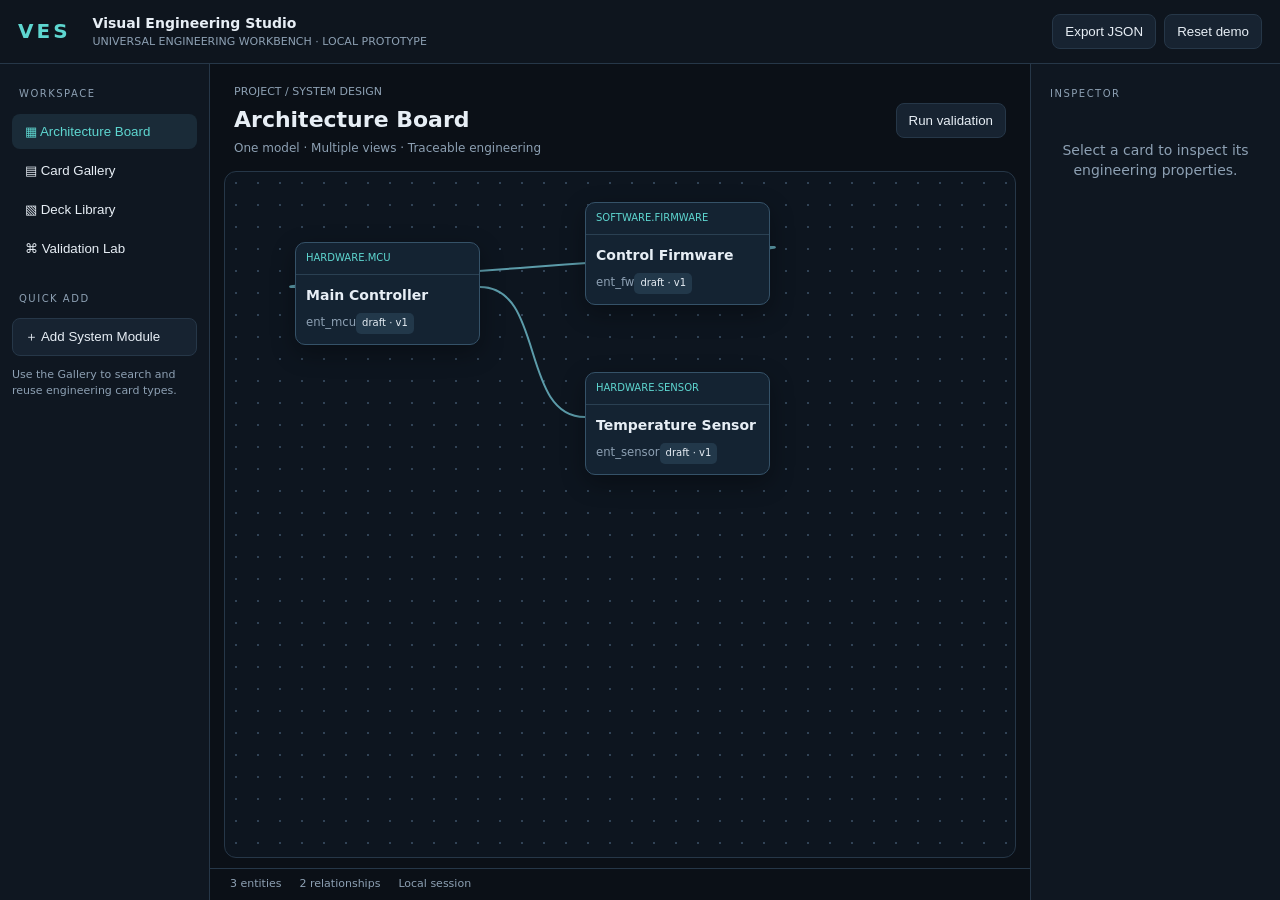
<file: projects/ves/web/index.html>
<!doctype html>
<html lang="en"><head><meta charset="utf-8"><meta name="viewport" content="width=device-width,initial-scale=1"><meta name="description" content="VES local-first visual engineering workbench prototype"><title>VES · Visual Engineering Studio</title><link rel="stylesheet" href="styles.css"></head>
<body>
<header class="top"><div class="brand">VES</div><div><strong>Visual Engineering Studio</strong><div class="sub">UNIVERSAL ENGINEERING WORKBENCH · LOCAL PROTOTYPE</div></div><div class="actions"><button id="export">Export JSON</button><button id="reset">Reset demo</button></div></header>
<main class="layout">
<aside class="left"><div class="label">WORKSPACE</div><button class="nav active" data-view="board">▦ Architecture Board</button><button class="nav" data-view="gallery">▤ Card Gallery</button><button class="nav" data-view="decks">▧ Deck Library</button><button class="nav" data-view="validation">⌘ Validation Lab</button><div class="label" style="margin-top:26px">QUICK ADD</div><div class="palette"><button id="add">＋ Add System Module</button></div><p class="sub">Use the Gallery to search and reuse engineering card types.</p></aside>
<section class="center"><div class="head"><div><div class="sub">PROJECT / SYSTEM DESIGN</div><h1 id="viewTitle">Architecture Board</h1><p>One model · Multiple views · Traceable engineering</p></div><div class="tools"><button id="validate">Run validation</button></div></div>
<div class="view board" id="boardView"><svg class="edges" id="edges"></svg><div class="nodes" id="nodes"></div></div>
<div class="view gallery" id="galleryView" hidden><div class="filters"><input id="gallerySearch" placeholder="Search card types…"><select id="galleryCategory"><option value="">All categories</option></select></div><div class="gallery-grid" id="galleryGrid"></div></div>
<div class="view gallery" id="decksView" hidden><div class="deck-grid" id="deckGrid"></div></div>
<div class="view gallery" id="validationView" hidden><div class="validation-panel"><h2>Model validation</h2><p>Run deterministic checks against the current project model.</p><button class="primary" id="validateAgain">Run checks</button><div id="findings"></div></div></div>
<div class="status"><span id="counts">0 entities</span><span id="relations">0 relationships</span><span id="saved">Local session</span></div></section>
<aside class="right"><div class="label">INSPECTOR</div><div id="inspector" class="empty">Select a card to inspect its engineering properties.</div></aside>
</main><script src="catalog.js"></script><script src="app.js"></script></body></html>
</file>
<file: projects/ves/web/styles.css>
:root{color-scheme:dark;--bg:#0b1017;--line:#263748;--muted:#8da0b3;--text:#e7eef5;--cyan:#5ed6d0}*{box-sizing:border-box}body{margin:0;background:var(--bg);color:var(--text);font:14px/1.45 system-ui,sans-serif}.top{height:64px;border-bottom:1px solid var(--line);display:flex;align-items:center;padding:0 18px;gap:22px;background:#0e151e}.brand{font-weight:800;letter-spacing:3px;color:var(--cyan);font-size:20px}.sub{color:var(--muted);font-size:11px}.actions{margin-left:auto;display:flex;gap:8px}button,input,select{border:1px solid var(--line);background:#172331;color:var(--text);padding:9px 12px;border-radius:8px}button{cursor:pointer}button:hover{border-color:var(--cyan)}.primary{background:#1a4b55}.layout{display:grid;grid-template-columns:210px minmax(360px,1fr) 250px;height:calc(100vh - 64px)}aside{padding:18px 12px;background:#0f1721;overflow:auto}.left{border-right:1px solid var(--line)}.right{border-left:1px solid var(--line)}.label{font-size:10px;letter-spacing:1.5px;color:var(--muted);margin:5px 7px 12px}.nav{display:block;width:100%;text-align:left;margin:4px 0;background:transparent;border-color:transparent}.nav.active{background:#1a2b38;color:var(--cyan)}.palette button{width:100%;text-align:left}.center{display:flex;flex-direction:column;min-width:0}.head{padding:20px 24px 14px;display:flex;justify-content:space-between;gap:12px;align-items:center}.head h1{margin:4px 0;font-size:22px}.head p{margin:0;color:var(--muted);font-size:12px}.view{position:relative;flex:1;min-height:0;overflow:auto;margin:0 14px 10px;border:1px solid var(--line);border-radius:12px}.view[hidden]{display:none}.board{background-color:#0d151f;background-image:radial-gradient(#314356 1px,transparent 1px);background-size:22px 22px}.nodes,.edges{position:absolute;inset:0;min-width:100%;min-height:100%}.edges{pointer-events:none}.node{position:absolute;width:185px;border:1px solid #355268;background:#142332;border-radius:10px;box-shadow:0 8px 25px #0005;cursor:grab;user-select:none}.node.selected{border-color:var(--cyan);box-shadow:0 0 0 1px #5ed6d044}.node header{padding:8px 10px;border-bottom:1px solid #2a4052;color:var(--cyan);font-size:10px}.node section{padding:10px}.node strong{display:block}.node small{color:var(--muted)}.chip{display:inline-block;margin-top:8px;padding:3px 6px;background:#22384a;border-radius:5px;font-size:10px}.gallery{padding:16px;background:#0e1722}.filters{display:flex;gap:8px;margin-bottom:14px}.filters input{flex:1}.gallery-grid,.deck-grid{display:grid;grid-template-columns:repeat(auto-fill,minmax(190px,1fr));gap:10px}.gallery-card,.deck-card{border:1px solid var(--line);background:#142332;border-radius:10px;padding:13px;display:flex;flex-direction:column;gap:8px;min-height:170px}.gallery-card strong,.deck-card strong{font-size:15px}.gallery-card p,.deck-card p{margin:0;color:var(--muted);font-size:12px}.gallery-card code{color:var(--cyan);font-size:11px}.eyebrow{font-size:10px;letter-spacing:1px;color:var(--muted)}.field-list{color:var(--muted);font-size:10px}.gallery-card button,.deck-card button{margin-top:auto}.deck-card ul{margin:0;padding-left:18px;color:#b5c7d6;font-size:12px}.validation-panel{max-width:700px;margin:30px auto;padding:20px}.validation-panel p{color:var(--muted)}.finding{padding:9px;margin:8px 0;border-radius:6px;background:#1c3a36;color:#8ce0c4;font-size:12px}.finding.error{background:#3a2025;color:#ff9ca5}.status{height:32px;padding:7px 20px;border-top:1px solid var(--line);color:var(--muted);font-size:11px;display:flex;gap:18px}.field{margin:14px 7px}.field label{display:block;color:var(--muted);font-size:11px;margin-bottom:5px}.field input,.field textarea{width:100%;background:#0b131d;color:var(--text);border:1px solid var(--line);padding:8px;border-radius:7px}.field textarea{min-height:80px}.empty{color:var(--muted);text-align:center;margin:38px 8px}@media(max-width:900px){.layout{grid-template-columns:170px minmax(300px,1fr)}.right{display:none}}@media(max-width:600px){.top{padding:0 10px}.sub{display:none}.layout{display:flex;flex-direction:column;height:auto;min-height:calc(100vh - 64px)}.left{order:2;border:0;border-top:1px solid var(--line);padding:8px}.left .label,.left p{display:none}.left .nav{display:inline-block;width:auto;margin:2px}.center{min-height:75vh}.head{padding:14px}.head h1{font-size:18px}.view{margin:0 7px 8px}.board{min-height:430px}.filters{flex-direction:column}.status{gap:9px;padding-left:10px}}
</file>
